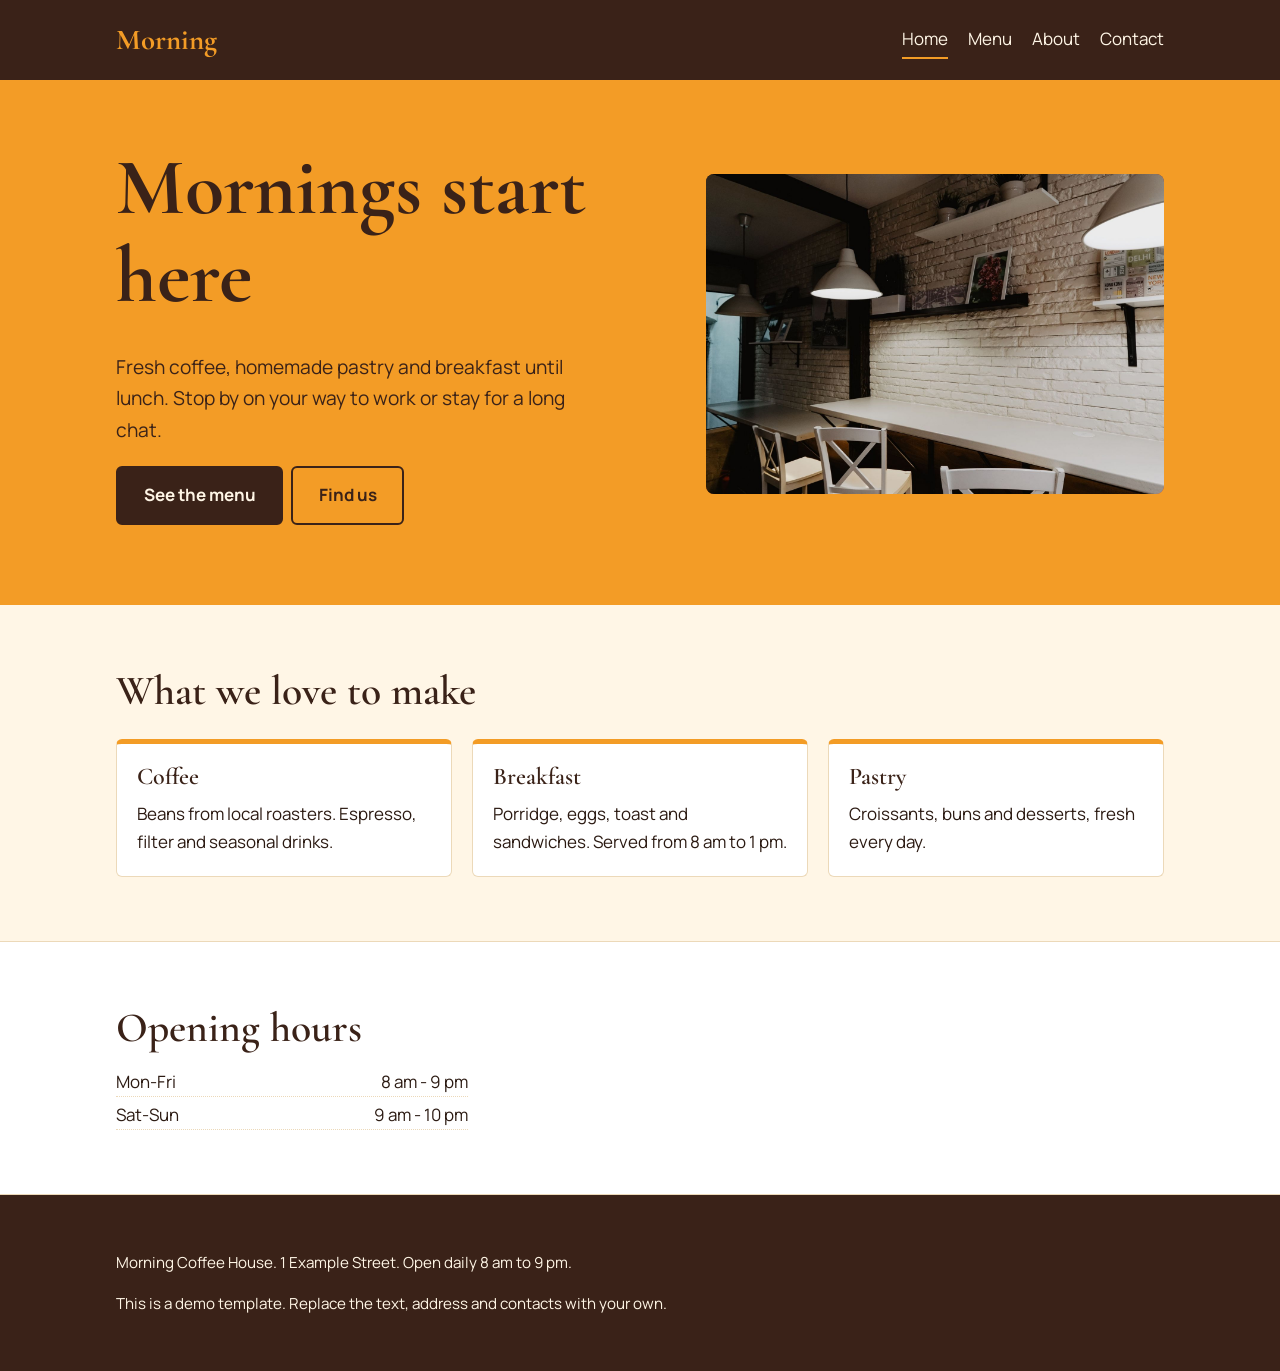
<file: index.html>
<!DOCTYPE html>
<html lang="en">
<head>
  <meta charset="UTF-8">
  <meta name="viewport" content="width=device-width, initial-scale=1">
  <title>Morning Coffee House: coffee and breakfast</title>
  <meta name="description" content="Coffee, fresh pastry and breakfast in the city center. Menu, opening hours and contacts.">
  <link rel="stylesheet" href="style.css">
</head>
<body>
  <header class="site-header"><div class="wrap">
    <a class="logo" href="index.html">Morning</a>
    <nav>
      <a href="index.html" aria-current="page">Home</a>
      <a href="menu.html">Menu</a>
      <a href="about.html">About</a>
      <a href="contacts.html">Contact</a>
    </nav>
  </div></header>
  <main>
    <section class="hero"><div class="wrap">
      <div>
        <h1>Mornings start here</h1>
        <p>Fresh coffee, homemade pastry and breakfast until lunch. Stop by on your way to work or stay for a long chat.</p>
        <a class="btn" href="menu.html">See the menu</a><a class="btn outline" href="contacts.html">Find us</a>
      </div>
      <!-- Replace this block with a photo: <img src="images/hero.jpg" alt="Description"> -->
      <div class="photo"><img src="images/hero.jpg" alt="Cafe interior with a white brick wall, pendant lamps and a long white table"></div>
    </div></section>

    <section><div class="wrap">
      <h2>What we love to make</h2>
      <div class="cards">
        <div class="card"><h3>Coffee</h3><p>Beans from local roasters. Espresso, filter and seasonal drinks.</p></div>
        <div class="card"><h3>Breakfast</h3><p>Porridge, eggs, toast and sandwiches. Served from 8 am to 1 pm.</p></div>
        <div class="card"><h3>Pastry</h3><p>Croissants, buns and desserts, fresh every day.</p></div>
      </div>
    </div></section>

    <section class="band"><div class="wrap">
      <h2>Opening hours</h2>
      <div class="hours">
        <div><span>Mon-Fri</span><span>8 am - 9 pm</span></div>
        <div><span>Sat-Sun</span><span>9 am - 10 pm</span></div>
      </div>
    </div></section>
  </main>
  <footer class="site-footer"><div class="wrap">
    <p>Morning Coffee House. 1 Example Street. Open daily 8 am to 9 pm.</p>
    <p>This is a demo template. Replace the text, address and contacts with your own.</p>
  </div></footer>
</body>
</html>
</file>
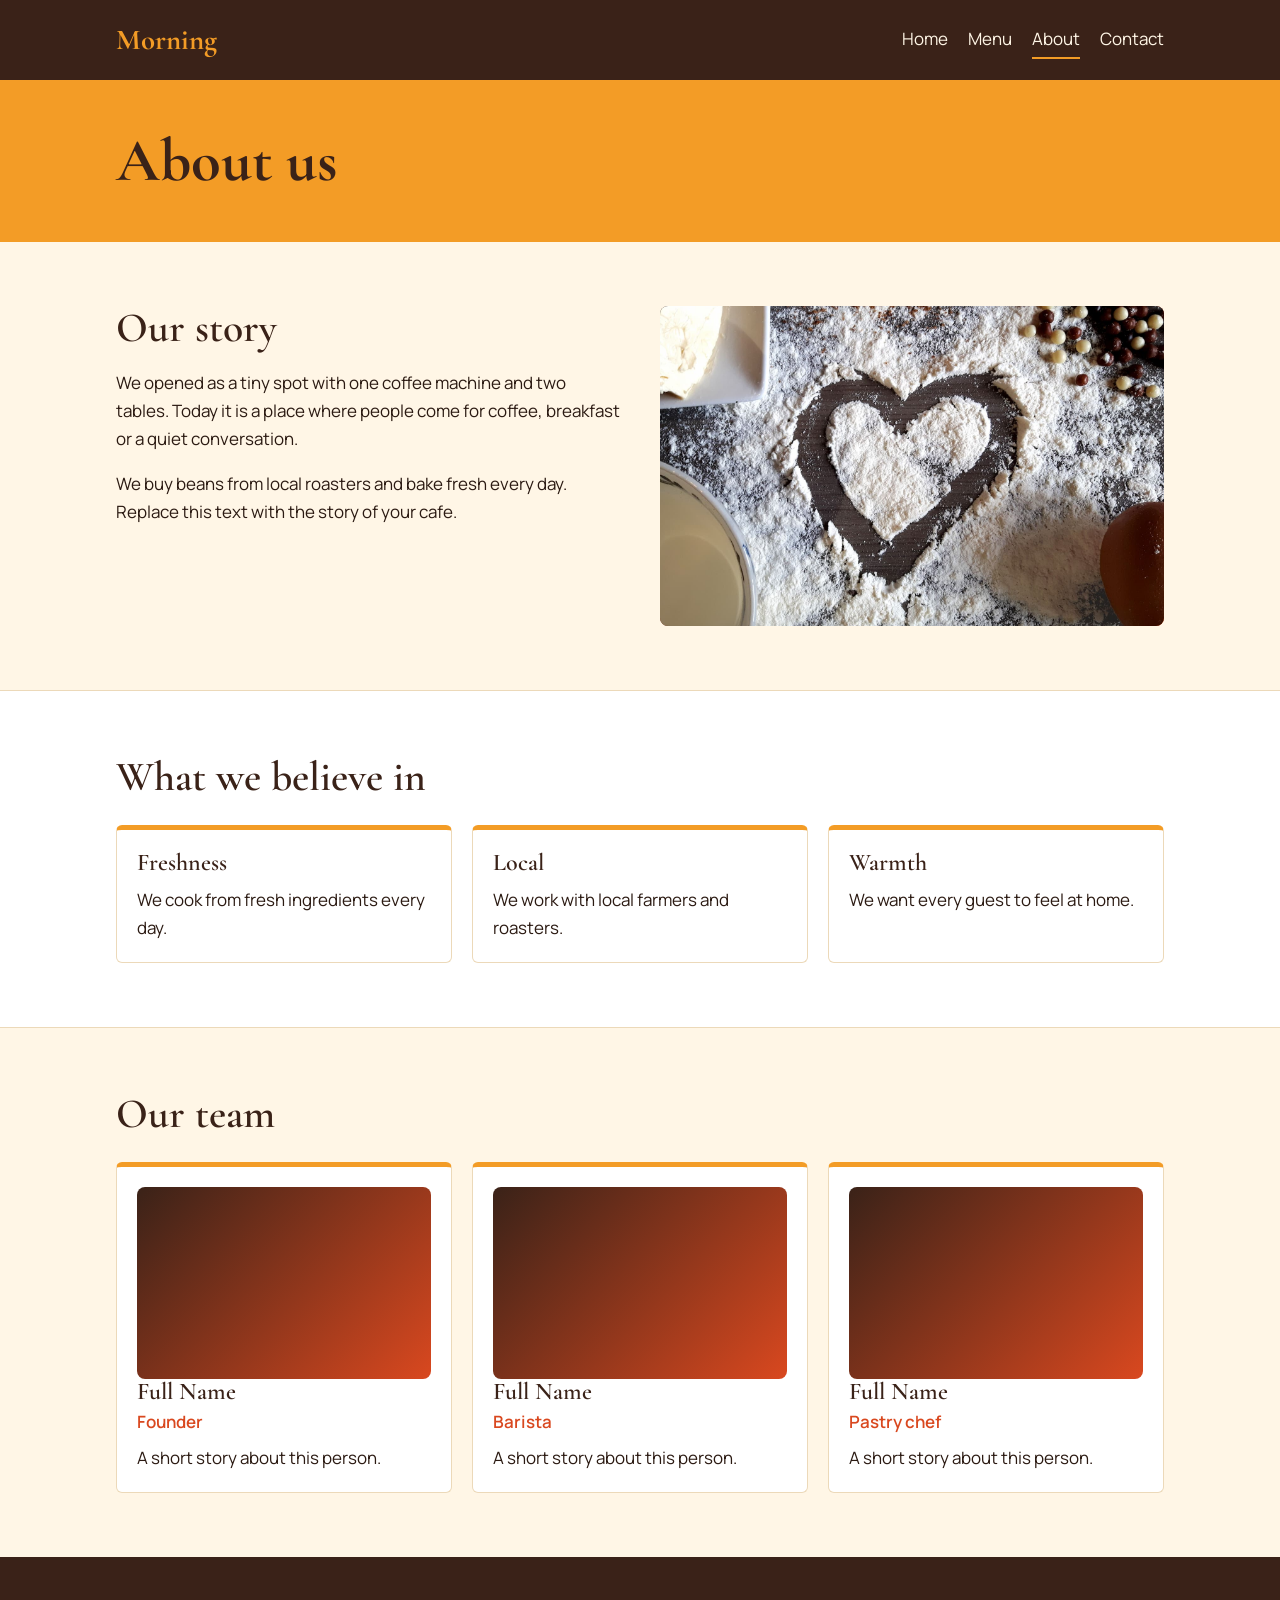
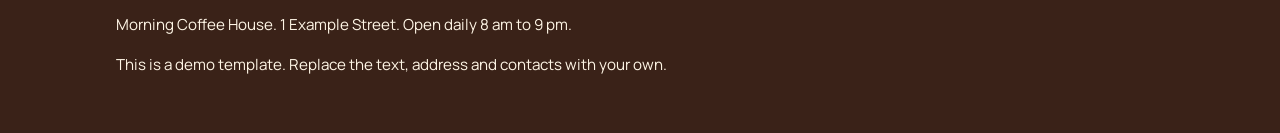
<file: about.html>
<!DOCTYPE html>
<html lang="en">
<head>
  <meta charset="UTF-8">
  <meta name="viewport" content="width=device-width, initial-scale=1">
  <title>About: Morning Coffee House</title>
  <meta name="description" content="Our story, our team and what we believe in.">
  <link rel="stylesheet" href="style.css">
</head>
<body>
  <header class="site-header"><div class="wrap">
    <a class="logo" href="index.html">Morning</a>
    <nav>
      <a href="index.html">Home</a>
      <a href="menu.html">Menu</a>
      <a href="about.html" aria-current="page">About</a>
      <a href="contacts.html">Contact</a>
    </nav>
  </div></header>
  <main>
    <div class="page-title"><div class="wrap"><h1>About us</h1></div></div>

    <section><div class="wrap two">
      <div>
        <h2>Our story</h2>
        <p>We opened as a tiny spot with one coffee machine and two tables. Today it is a place where people come for coffee, breakfast or a quiet conversation.</p>
        <p>We buy beans from local roasters and bake fresh every day. Replace this text with the story of your cafe.</p>
      </div>
      <!-- Replace this block with a photo: <img src="images/about.jpg" alt="Description"> -->
      <div class="photo"><img src="images/about.jpg" alt="A heart drawn in flour on a baking table" loading="lazy"></div>
    </div></section>

    <section class="band"><div class="wrap">
      <h2>What we believe in</h2>
      <div class="cards">
        <div class="card"><h3>Freshness</h3><p>We cook from fresh ingredients every day.</p></div>
        <div class="card"><h3>Local</h3><p>We work with local farmers and roasters.</p></div>
        <div class="card"><h3>Warmth</h3><p>We want every guest to feel at home.</p></div>
      </div>
    </div></section>

    <section class="team"><div class="wrap">
      <h2>Our team</h2>
      <div class="cards">
        <div class="card"><div class="photo small" role="img" aria-label="Team member photo"></div><h3>Full Name</h3><p class="role">Founder</p><p>A short story about this person.</p></div>
        <div class="card"><div class="photo small" role="img" aria-label="Team member photo"></div><h3>Full Name</h3><p class="role">Barista</p><p>A short story about this person.</p></div>
        <div class="card"><div class="photo small" role="img" aria-label="Team member photo"></div><h3>Full Name</h3><p class="role">Pastry chef</p><p>A short story about this person.</p></div>
      </div>
    </div></section>
  </main>
  <footer class="site-footer"><div class="wrap">
    <p>Morning Coffee House. 1 Example Street. Open daily 8 am to 9 pm.</p>
    <p>This is a demo template. Replace the text, address and contacts with your own.</p>
  </div></footer>
</body>
</html>
</file>
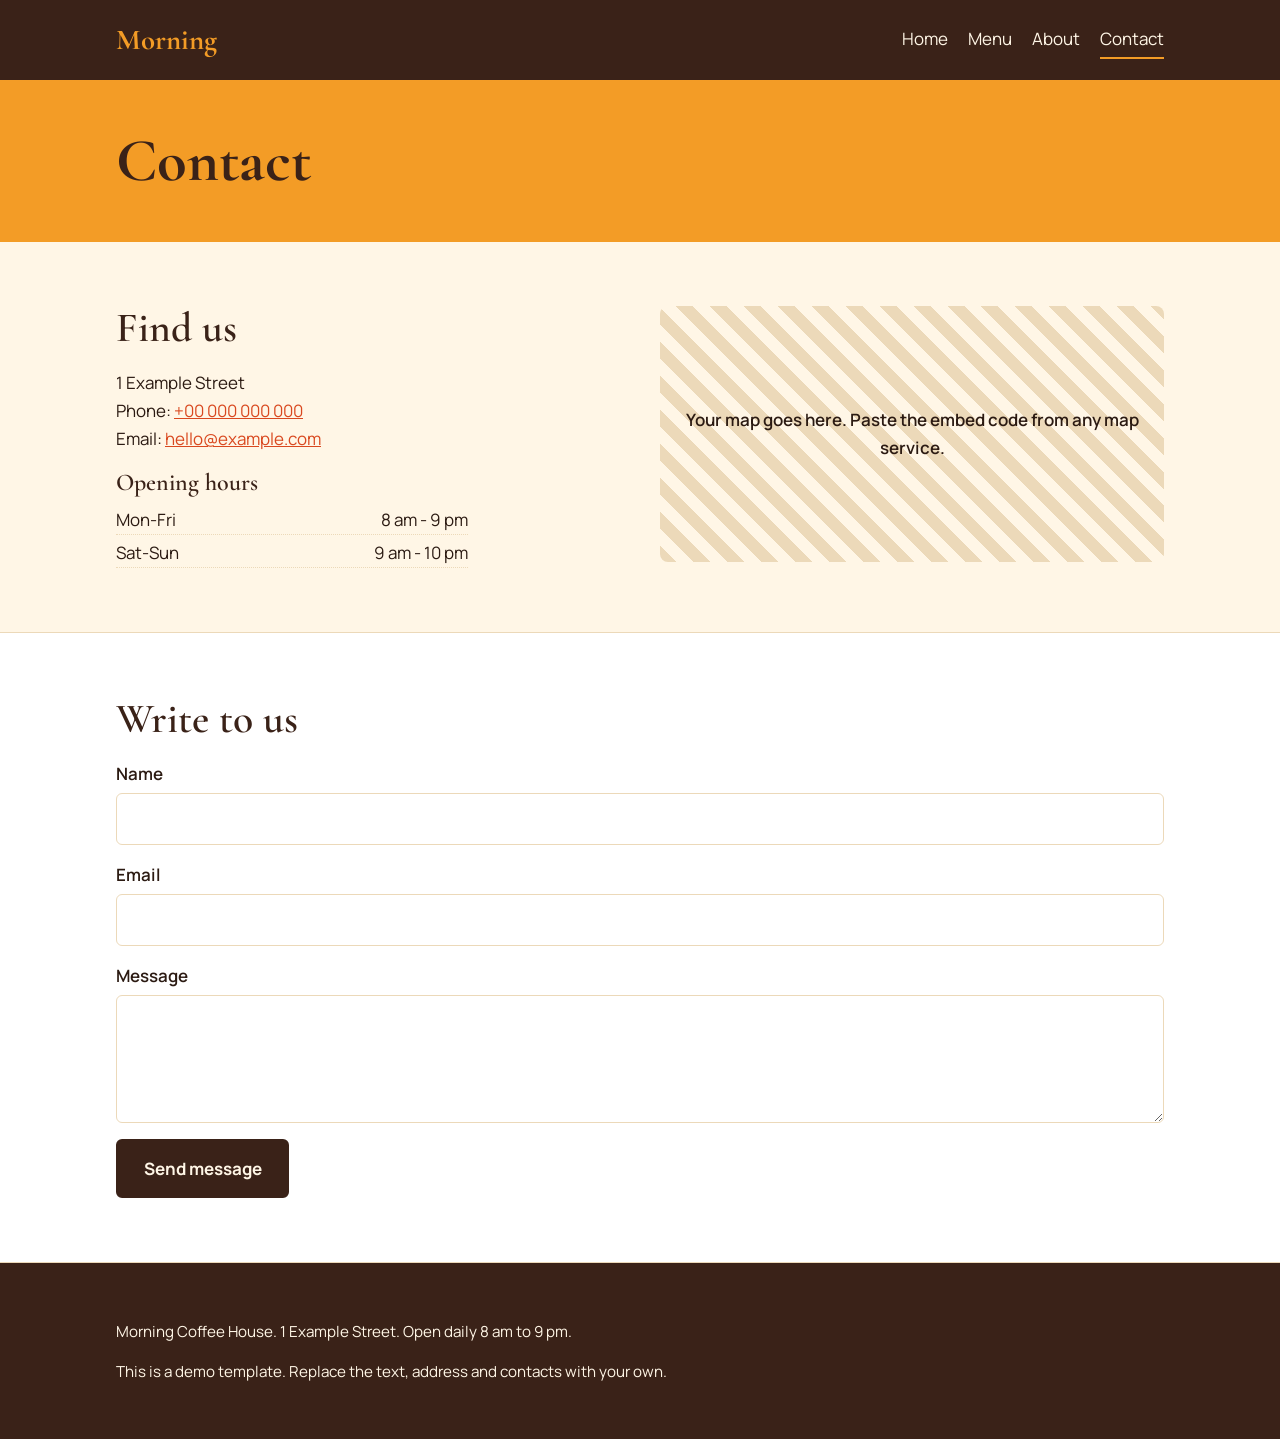
<file: contacts.html>
<!DOCTYPE html>
<html lang="en">
<head>
  <meta charset="UTF-8">
  <meta name="viewport" content="width=device-width, initial-scale=1">
  <title>Contact: Morning Coffee House</title>
  <meta name="description" content="Address, opening hours and a contact form.">
  <link rel="stylesheet" href="style.css">
</head>
<body>
  <header class="site-header"><div class="wrap">
    <a class="logo" href="index.html">Morning</a>
    <nav>
      <a href="index.html">Home</a>
      <a href="menu.html">Menu</a>
      <a href="about.html">About</a>
      <a href="contacts.html" aria-current="page">Contact</a>
    </nav>
  </div></header>
  <main>
    <div class="page-title"><div class="wrap"><h1>Contact</h1></div></div>

    <section><div class="wrap two">
      <div>
        <h2>Find us</h2>
        <p>1 Example Street<br>Phone: <a href="tel:+000000000">+00 000 000 000</a><br>Email: <a href="mailto:hello@example.com">hello@example.com</a></p>
        <h3>Opening hours</h3>
        <div class="hours">
          <div><span>Mon-Fri</span><span>8 am - 9 pm</span></div>
          <div><span>Sat-Sun</span><span>9 am - 10 pm</span></div>
        </div>
      </div>
      <!-- Paste your map embed code here: <iframe src="..."></iframe> -->
      <div class="map">Your map goes here. Paste the embed code from any map service.</div>
    </div></section>

    <section class="band"><div class="wrap">
      <h2>Write to us</h2>
      <!-- This form opens the visitor's email app. To receive messages automatically,
           connect a form service and replace the action value (see documentation.html). -->
      <form action="mailto:hello@example.com" method="post" enctype="text/plain">
        <label>Name <input type="text" name="name" required></label>
        <label>Email <input type="email" name="email" required></label>
        <label>Message <textarea name="message" required></textarea></label>
        <div><button class="btn" type="submit">Send message</button></div>
      </form>
    </div></section>
  </main>
  <footer class="site-footer"><div class="wrap">
    <p>Morning Coffee House. 1 Example Street. Open daily 8 am to 9 pm.</p>
    <p>This is a demo template. Replace the text, address and contacts with your own.</p>
  </div></footer>
</body>
</html>
</file>
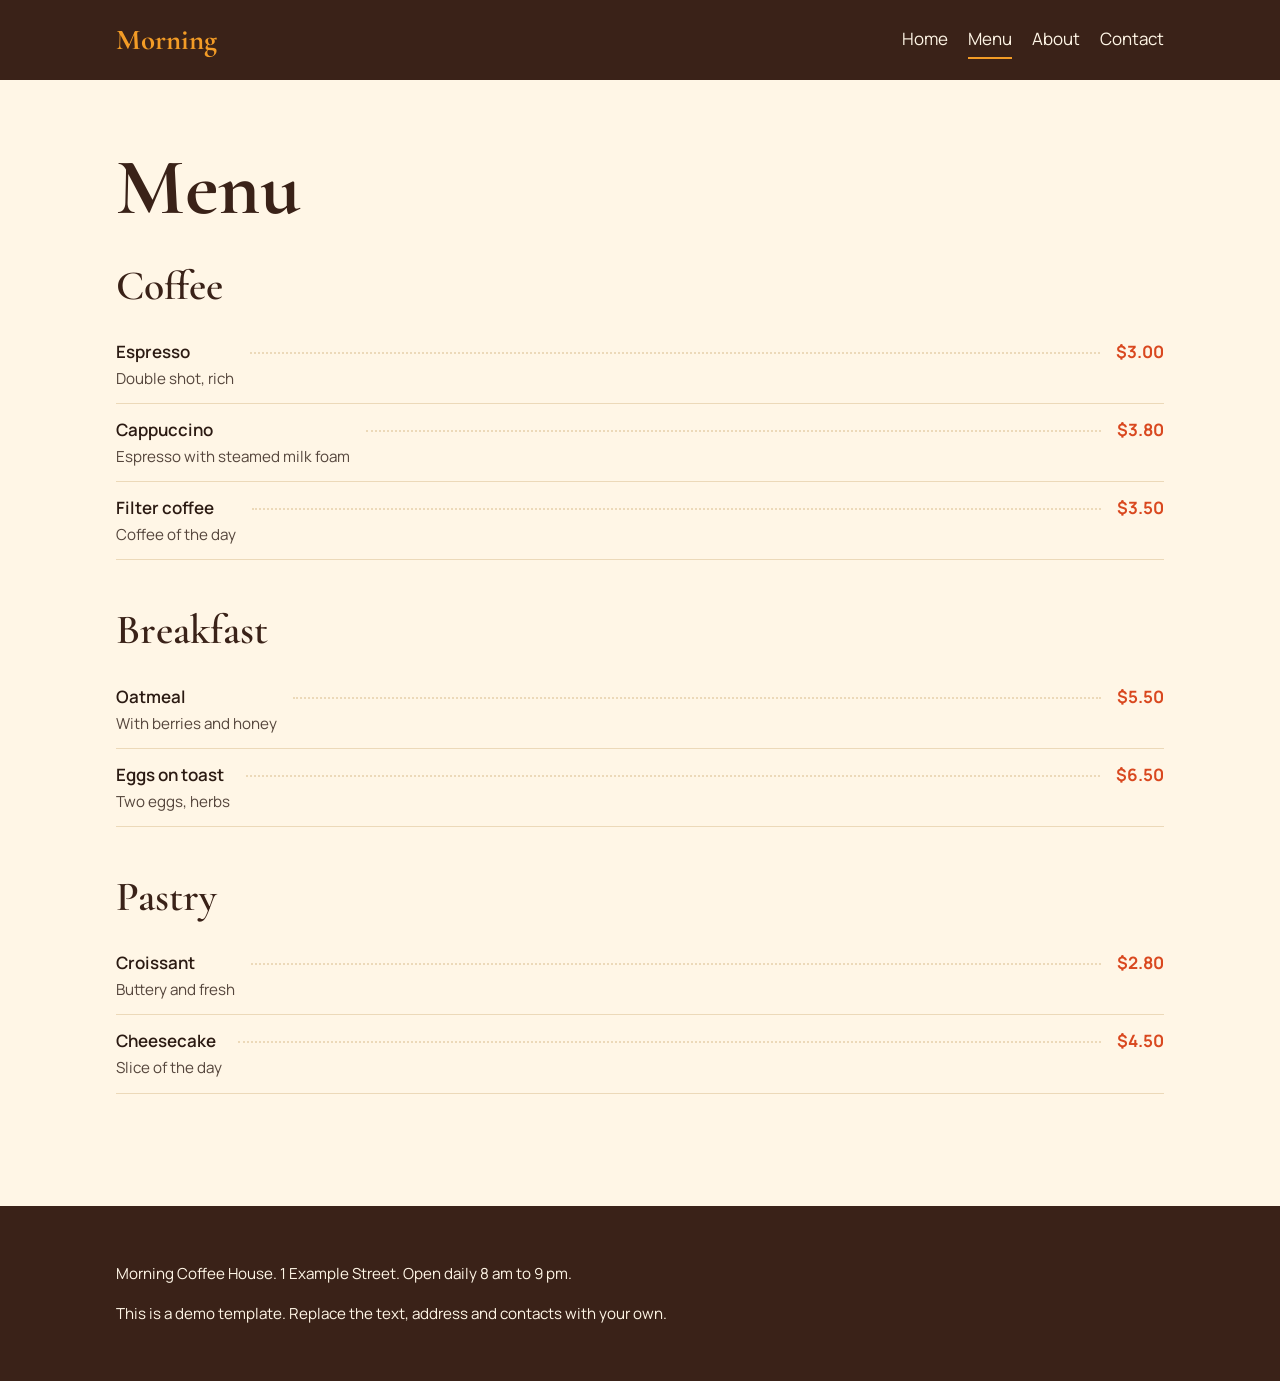
<file: menu.html>
<!DOCTYPE html>
<html lang="en">
<head>
  <meta charset="UTF-8">
  <meta name="viewport" content="width=device-width, initial-scale=1">
  <title>Menu: Morning Coffee House</title>
  <meta name="description" content="Our menu: coffee, breakfast and pastry with prices.">
  <link rel="stylesheet" href="style.css">
</head>
<body>
  <header class="site-header"><div class="wrap">
    <a class="logo" href="index.html">Morning</a>
    <nav>
      <a href="index.html">Home</a>
      <a href="menu.html" aria-current="page">Menu</a>
      <a href="about.html">About</a>
      <a href="contacts.html">Contact</a>
    </nav>
  </div></header>
  <main><section><div class="wrap">
    <h1>Menu</h1>

    <!-- To add a dish, copy any class="item" block and edit the text -->
    <div class="menu-group">
      <h2>Coffee</h2>
      <div class="item"><span class="name">Espresso<span class="desc">Double shot, rich</span></span><span class="dots"></span><span class="price">$3.00</span></div>
      <div class="item"><span class="name">Cappuccino<span class="desc">Espresso with steamed milk foam</span></span><span class="dots"></span><span class="price">$3.80</span></div>
      <div class="item"><span class="name">Filter coffee<span class="desc">Coffee of the day</span></span><span class="dots"></span><span class="price">$3.50</span></div>
    </div>

    <div class="menu-group">
      <h2>Breakfast</h2>
      <div class="item"><span class="name">Oatmeal<span class="desc">With berries and honey</span></span><span class="dots"></span><span class="price">$5.50</span></div>
      <div class="item"><span class="name">Eggs on toast<span class="desc">Two eggs, herbs</span></span><span class="dots"></span><span class="price">$6.50</span></div>
    </div>

    <div class="menu-group">
      <h2>Pastry</h2>
      <div class="item"><span class="name">Croissant<span class="desc">Buttery and fresh</span></span><span class="dots"></span><span class="price">$2.80</span></div>
      <div class="item"><span class="name">Cheesecake<span class="desc">Slice of the day</span></span><span class="dots"></span><span class="price">$4.50</span></div>
    </div>
  </div></section></main>
  <footer class="site-footer"><div class="wrap">
    <p>Morning Coffee House. 1 Example Street. Open daily 8 am to 9 pm.</p>
    <p>This is a demo template. Replace the text, address and contacts with your own.</p>
  </div></footer>
</body>
</html>
</file>
<file: style.css>
/* Fonts are stored in the fonts folder (SIL OFL license, see fonts/OFL-*.txt) */
@font-face {
  font-family: "Cormorant Garamond";
  src: url("fonts/CormorantGaramond-VariableFont_wght.ttf") format("truetype");
  font-weight: 300 700;
  font-style: normal;
  font-display: swap;
}
@font-face {
  font-family: "Manrope";
  src: url("fonts/Manrope-VariableFont_wght.ttf") format("truetype");
  font-weight: 200 800;
  font-style: normal;
  font-display: swap;
}

/* CAFE WEBSITE TEMPLATE. Change colors and fonts here, in the :root block */
:root {
  --dark: #3a2218;    /* coffee brown: header, footer, headings */
  --accent: #f39c26;  /* bright amber: main accent */
  --hot: #d9481f;     /* red-orange: prices, links, small details */
  --paper: #fff6e6;   /* warm page background */
  --white: #ffffff;
  --ink: #2b1a12;     /* text color */
  --line: #ecd9b9;
  --font-head: "Cormorant Garamond", Georgia, serif;
  --font-body: "Manrope", system-ui, sans-serif;
}
* { box-sizing: border-box; }
body { margin: 0; font: 1.0625rem/1.65 var(--font-body); color: var(--ink); background: var(--paper); }
h1, h2, h3 { font-family: var(--font-head); line-height: 1.1; margin: 0 0 .4em; color: var(--dark); }
h1 { font-size: clamp(2.6rem, 8vw, 5rem); font-weight: 700; }
h2 { font-size: clamp(1.8rem, 4vw, 2.6rem); font-weight: 600; }
h3 { font-size: 1.5rem; font-weight: 600; }
a { color: var(--hot); }
:focus-visible { outline: 3px solid var(--hot); outline-offset: 3px; }
.wrap { max-width: 68rem; margin: 0 auto; padding: 0 1.25rem; }

/* Header */
.site-header { background: var(--dark); color: var(--paper); }
.site-header .wrap { display: flex; flex-wrap: wrap; gap: .5rem 2rem; justify-content: space-between; align-items: center; padding-top: 1rem; padding-bottom: 1rem; }
.logo { font-family: var(--font-head); font-size: 1.8rem; font-weight: 700; color: var(--accent); text-decoration: none; }
.site-header nav { display: flex; flex-wrap: wrap; gap: 1.25rem; }
.site-header nav a { color: var(--paper); text-decoration: none; padding: .25rem 0; }
.site-header nav a:hover { color: var(--accent); }
.site-header nav a[aria-current="page"] { border-bottom: 2px solid var(--accent); }

/* Hero on a bright amber background */
.hero { background: var(--accent); color: var(--dark); padding: 4rem 0 5rem; }
.hero .wrap { display: grid; gap: 2.5rem; grid-template-columns: 1.2fr 1fr; align-items: center; }
.hero p { font-size: 1.2rem; max-width: 30rem; }
.page-title { background: var(--accent); padding: 3rem 0; }
.page-title h1 { margin: 0; font-size: clamp(2.2rem, 6vw, 3.8rem); }
.photo { min-height: 20rem; border-radius: 8px; background: linear-gradient(135deg, var(--dark), var(--hot)); }
.photo.small { min-height: 12rem; }
.btn { display: inline-block; padding: .85rem 1.6rem; border: 2px solid var(--dark); border-radius: 6px; background: var(--dark); color: var(--paper); font: inherit; font-weight: 700; text-decoration: none; cursor: pointer; }
.btn:hover { background: var(--hot); border-color: var(--hot); }
.btn.outline { background: transparent; color: var(--dark); margin-left: .5rem; }
.btn.outline:hover { background: var(--dark); color: var(--paper); border-color: var(--dark); }

/* Sections and cards */
section { padding: 4rem 0; }
.cards { display: grid; gap: 1.25rem; grid-template-columns: repeat(auto-fit, minmax(15rem, 1fr)); margin-top: 1.5rem; }
.card { background: var(--white); border: 1px solid var(--line); border-top: 5px solid var(--accent); border-radius: 6px; padding: 1.25rem; }
.card p { margin: 0; }
.band { background: var(--white); border-block: 1px solid var(--line); }
.two { display: grid; gap: 2.5rem; grid-template-columns: 1fr 1fr; align-items: start; }
.hours { display: grid; gap: .25rem; max-width: 22rem; }
.hours div { display: flex; justify-content: space-between; border-bottom: 1px dotted var(--line); }
.team .card h3 { margin-bottom: .1em; }
.team .role { color: var(--hot); font-weight: 600; margin-bottom: .5rem; }

/* Menu */
.menu-group { margin-bottom: 3rem; }
.item { display: flex; gap: 1rem; align-items: baseline; padding: .75rem 0; border-bottom: 1px solid var(--line); }
.item .name { font-weight: 600; }
.item .desc { display: block; font-size: .95rem; opacity: .8; font-weight: 400; }
.item .dots { flex: 1; border-bottom: 2px dotted var(--line); transform: translateY(-4px); }
.item .price { font-weight: 700; white-space: nowrap; color: var(--hot); }

/* Form */
form { display: grid; gap: 1rem; }
label { font-weight: 600; display: grid; gap: .3rem; }
input, textarea { font: inherit; padding: .7rem .8rem; border: 1.5px solid var(--line); border-radius: 6px; background: var(--white); color: var(--ink); }
input:focus, textarea:focus { outline: 3px solid var(--accent); border-color: var(--dark); }
textarea { min-height: 8rem; resize: vertical; }
.map { min-height: 16rem; border-radius: 8px; background: repeating-linear-gradient(45deg, var(--line), var(--line) 12px, var(--paper) 12px, var(--paper) 24px); display: grid; place-items: center; text-align: center; padding: 1rem; font-weight: 600; }

.site-footer { background: var(--dark); color: var(--paper); padding: 2.5rem 0; font-size: .95rem; }
.site-footer a { color: var(--accent); }

@media (max-width: 44rem) {
  .hero .wrap, .two { grid-template-columns: 1fr; }
  .photo { min-height: 12rem; }
  .btn.outline { margin: .75rem 0 0; }
}

/* Documentation page */
.docs h2 { margin-top: 2.5rem; }
.docs ol, .docs ul { padding-left: 1.4rem; }
.docs code { background: var(--white); border: 1px solid var(--line); border-radius: 4px; padding: .1em .35em; font-size: .92em; }
.docs pre { background: var(--dark); color: var(--paper); padding: 1rem; border-radius: 6px; overflow-x: auto; }
.docs pre code { background: none; border: 0; padding: 0; color: inherit; }
.docs table { border-collapse: collapse; width: 100%; background: var(--white); }
.docs th, .docs td { border: 1px solid var(--line); padding: .6rem .8rem; text-align: left; vertical-align: top; }

/* Photos: an <img> placed inside .photo fills the block and is cropped neatly */
.photo { position: relative; overflow: hidden; }
.photo img { position: absolute; inset: 0; width: 100%; height: 100%; object-fit: cover; display: block; }
</file>
